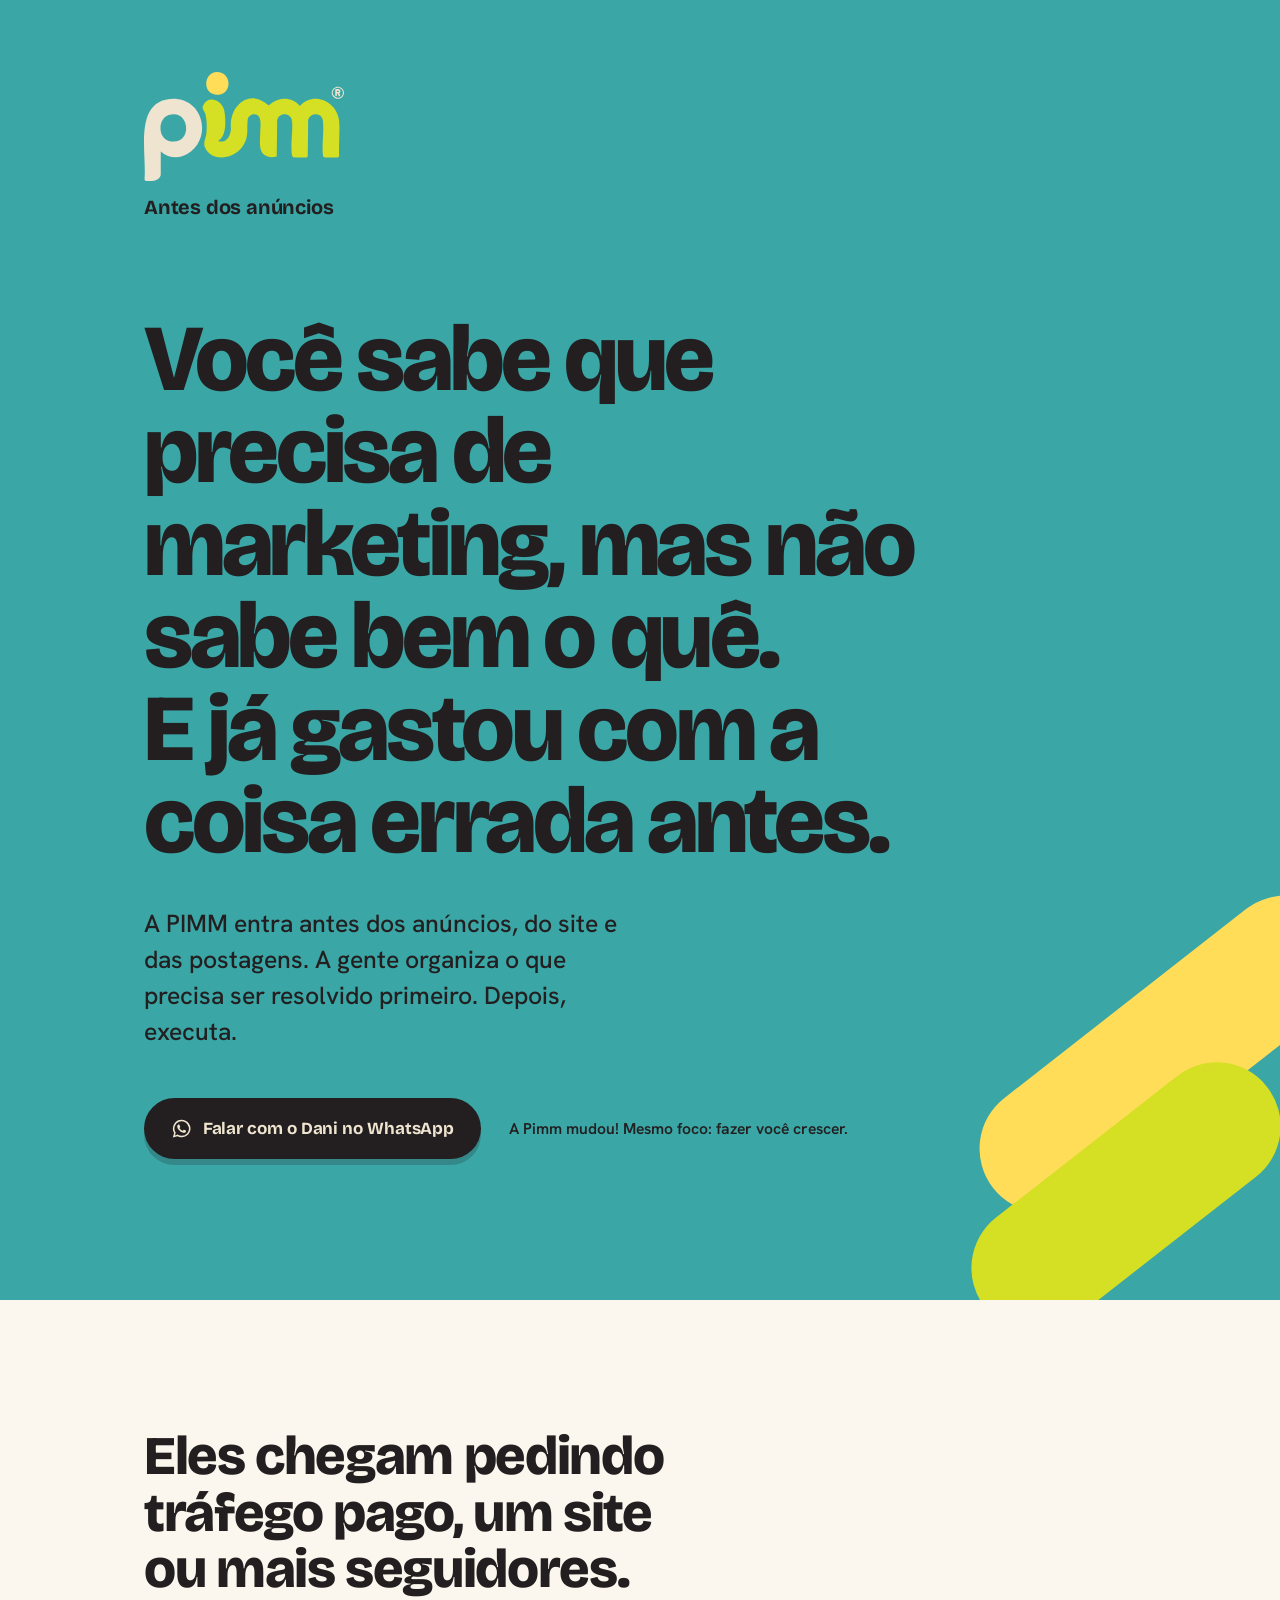
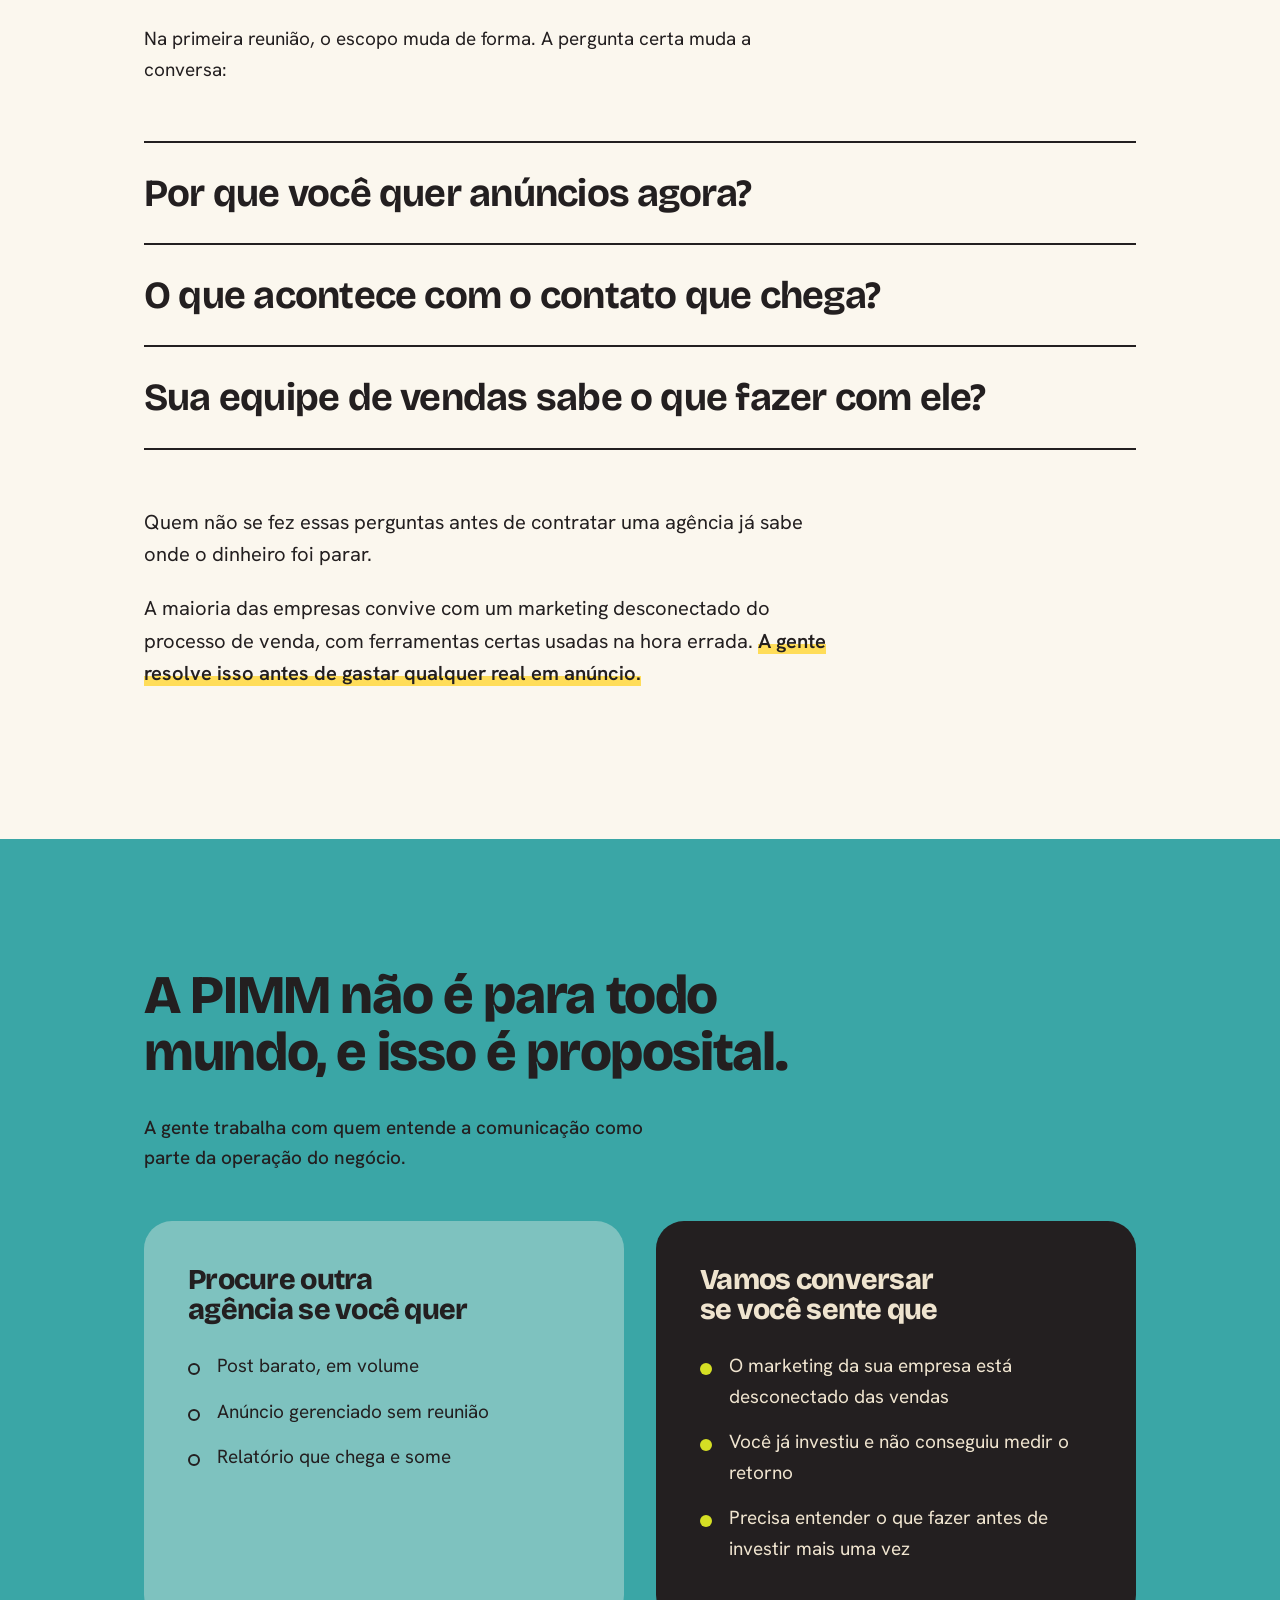
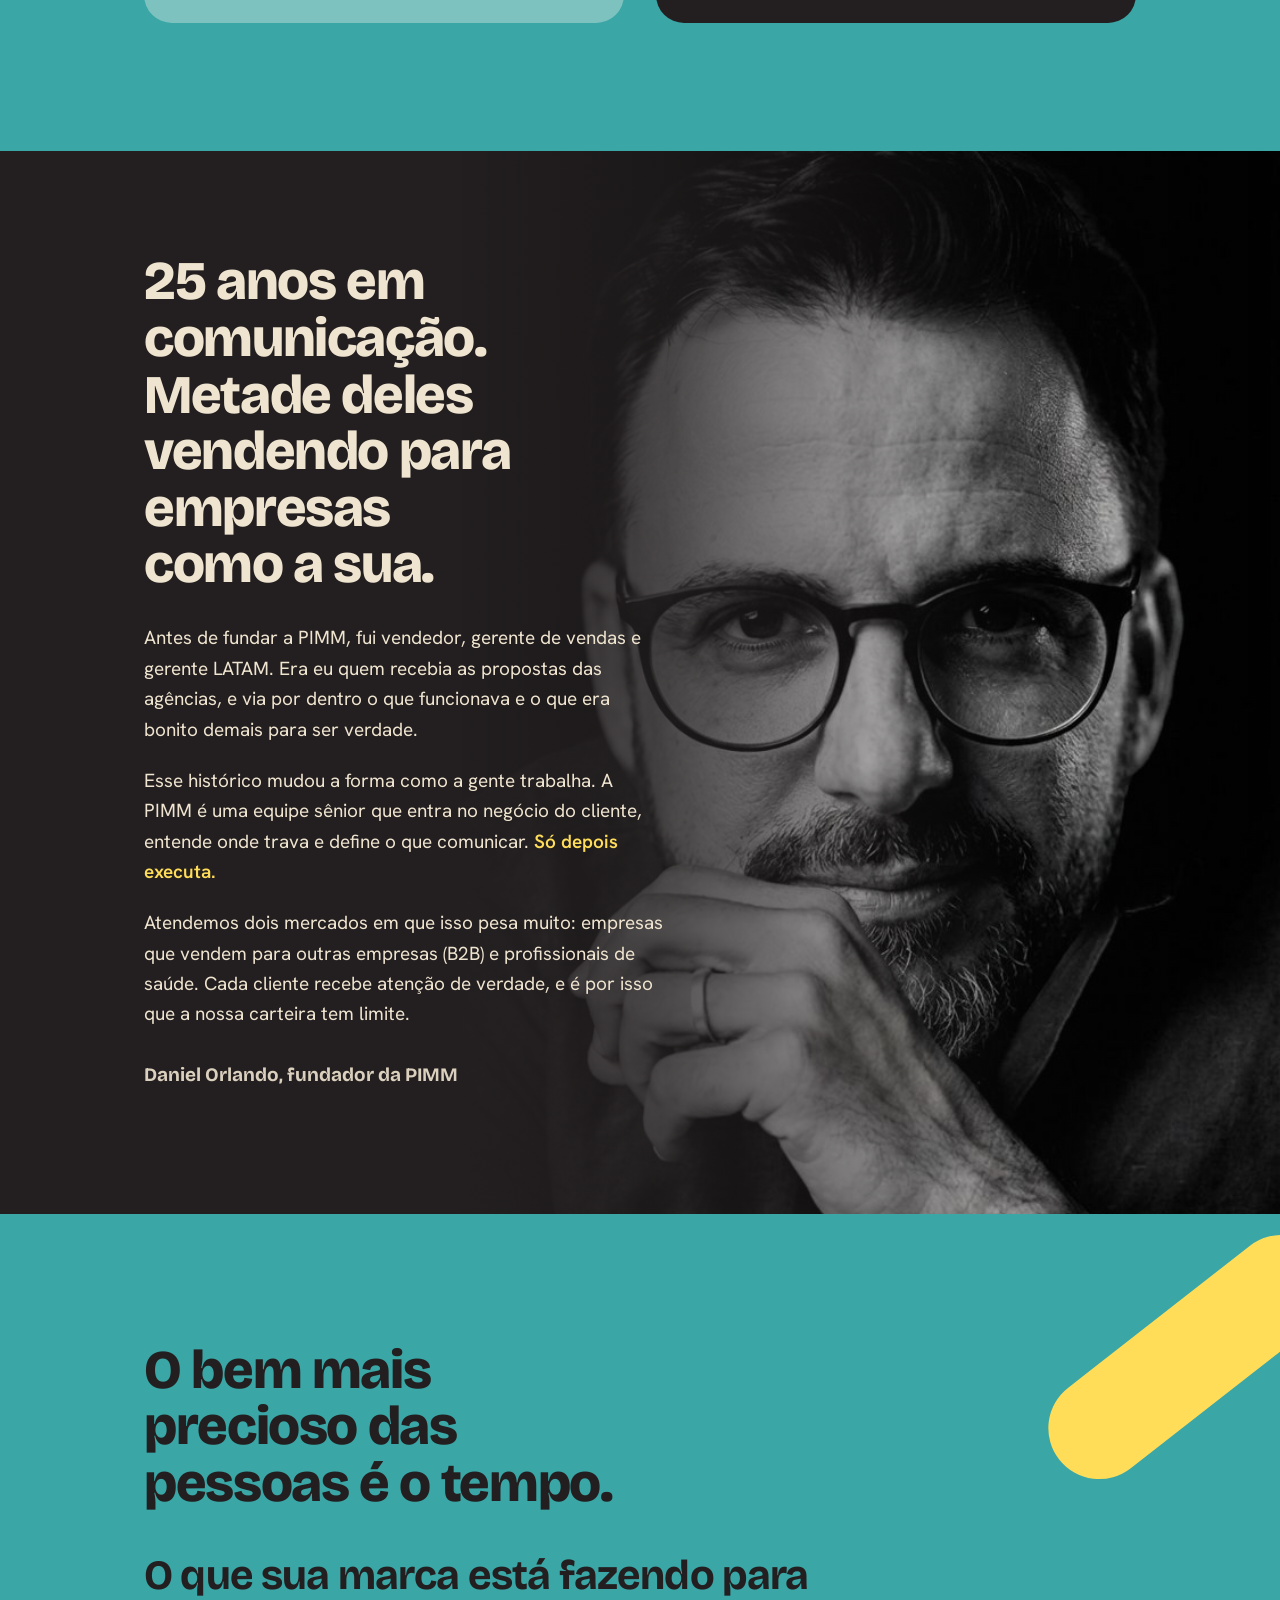
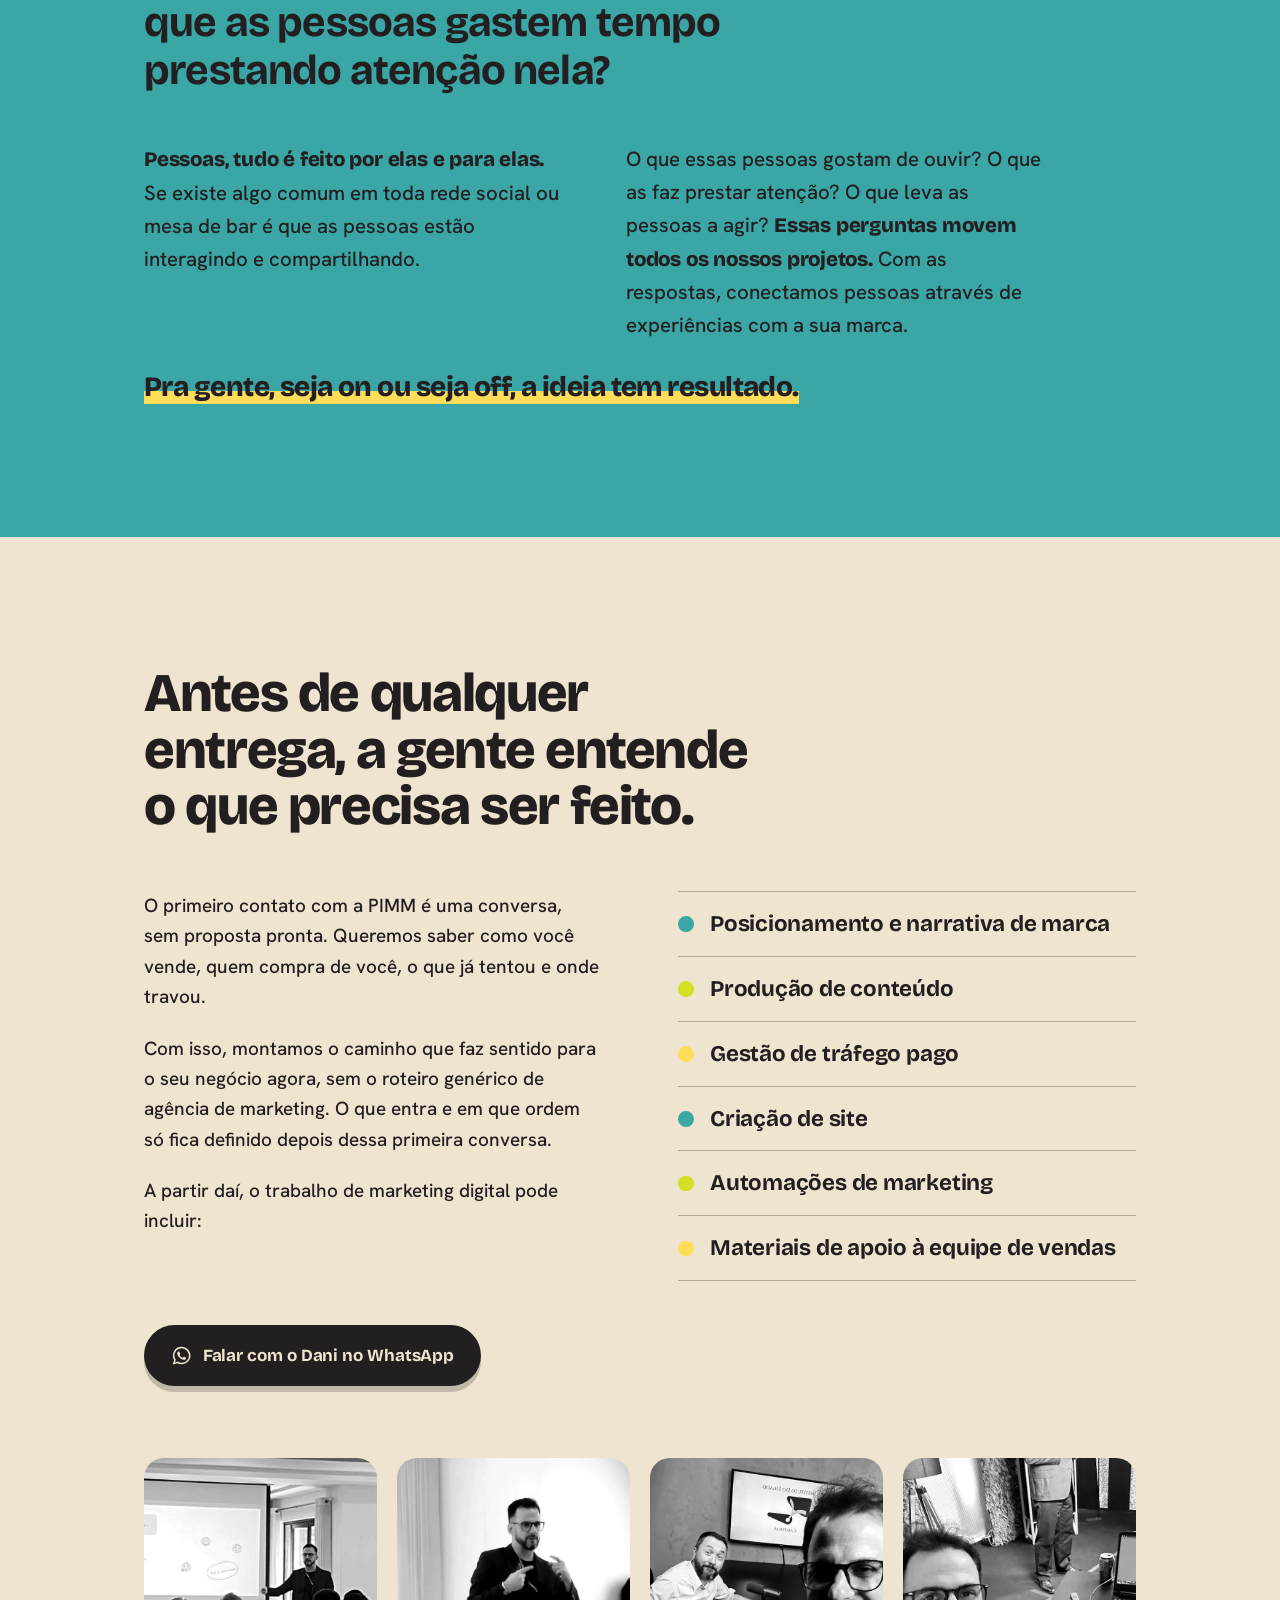
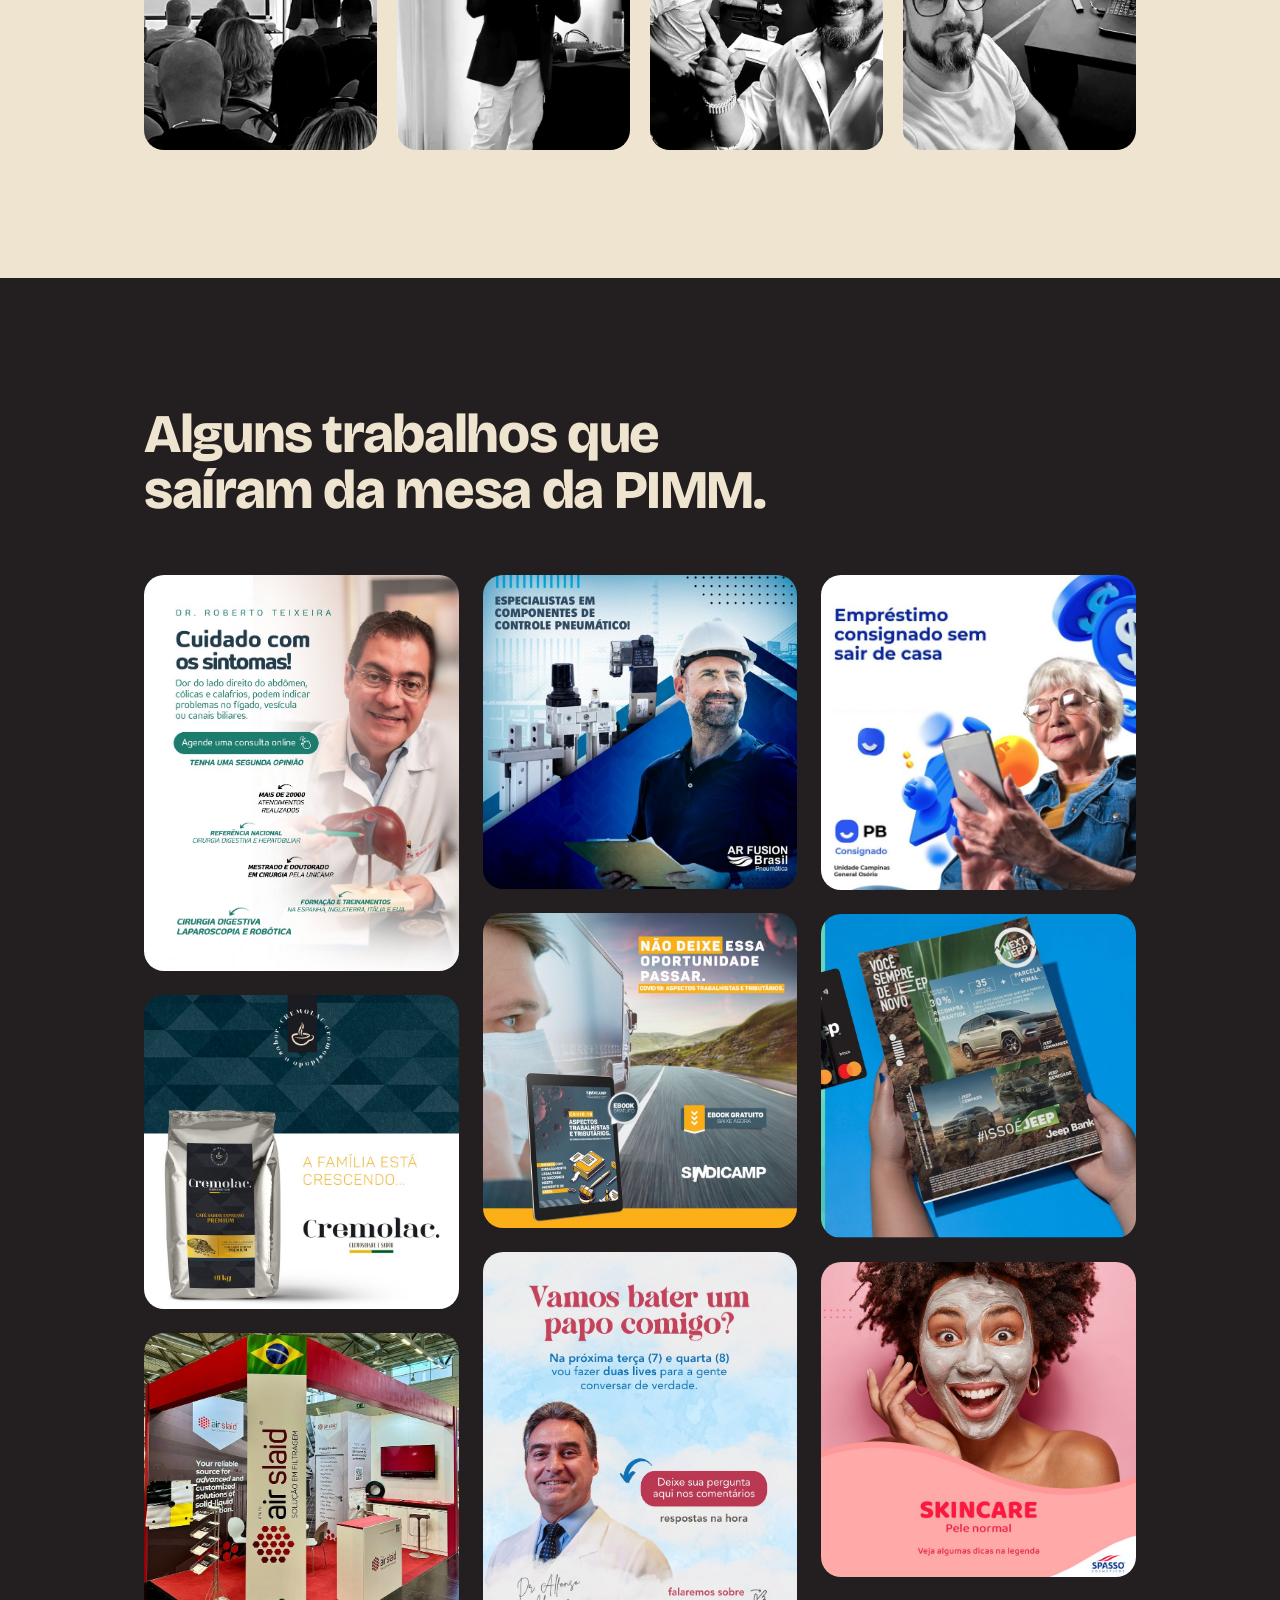
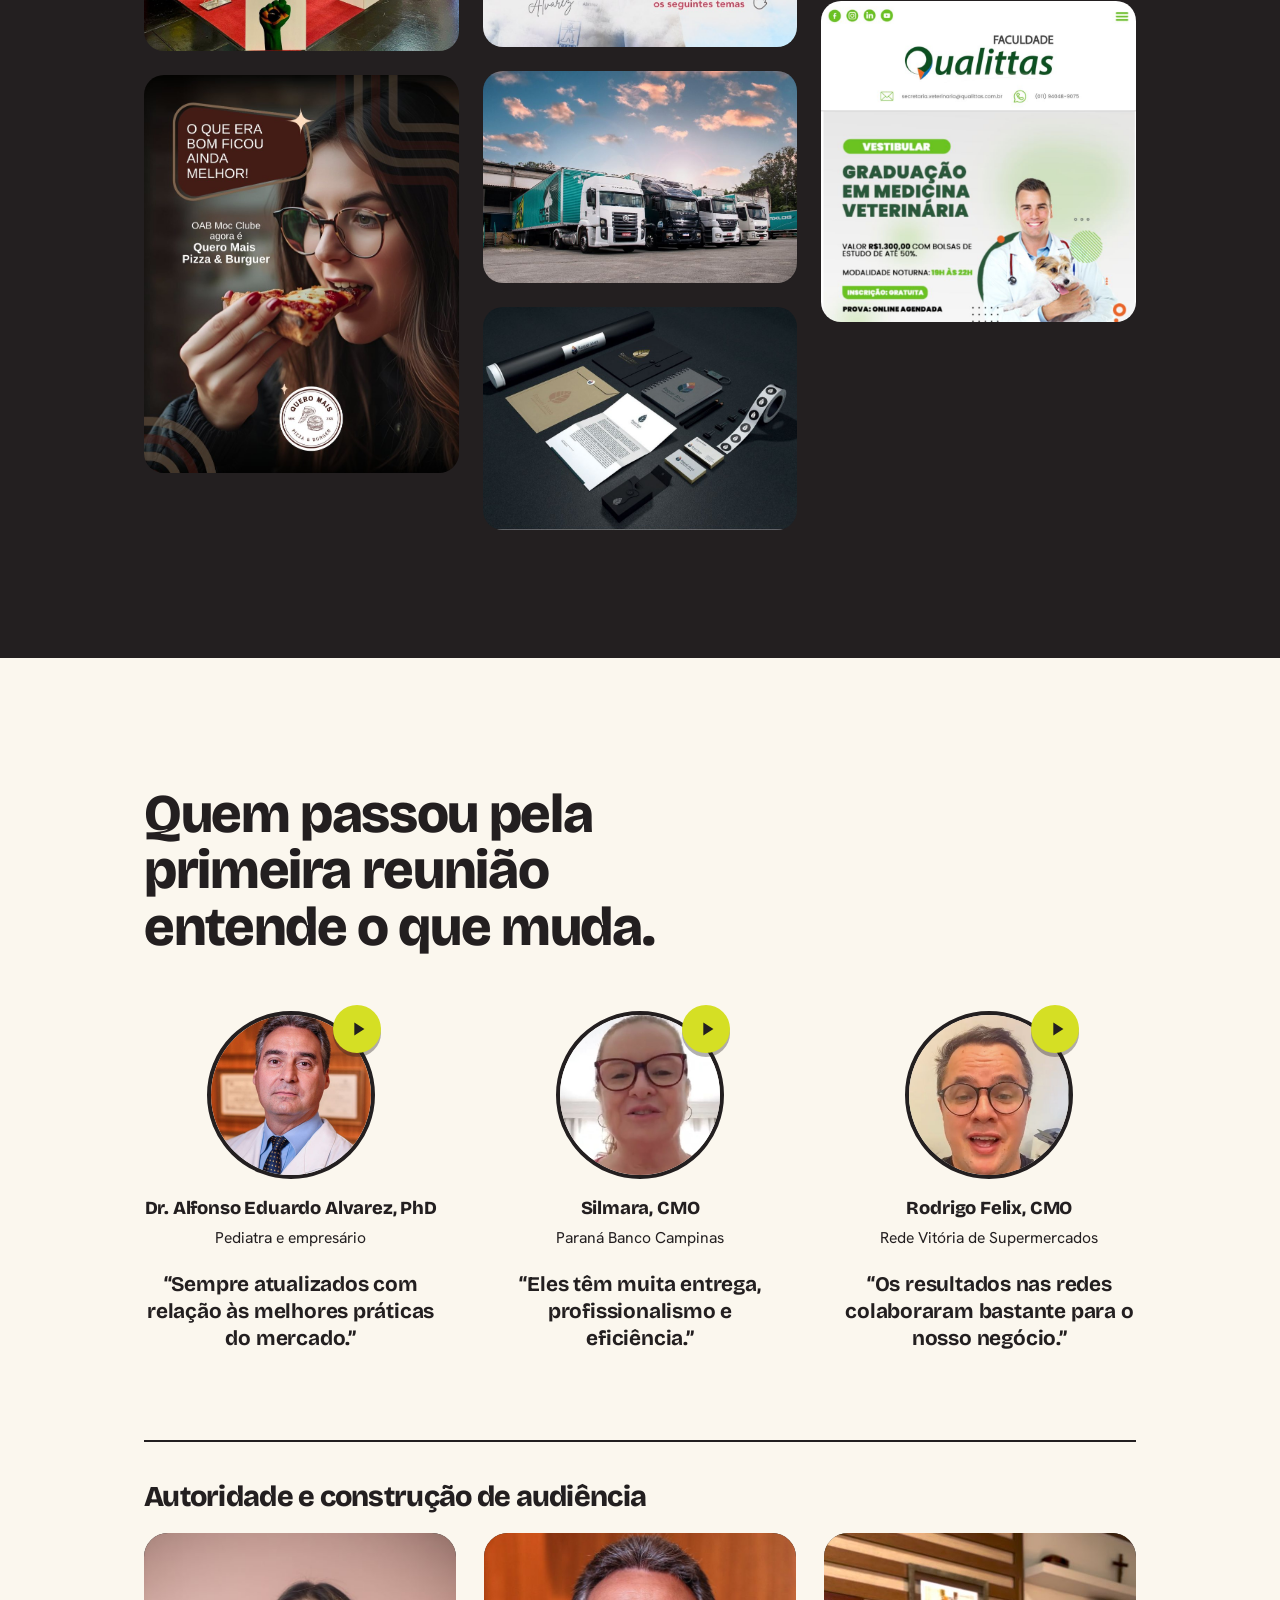
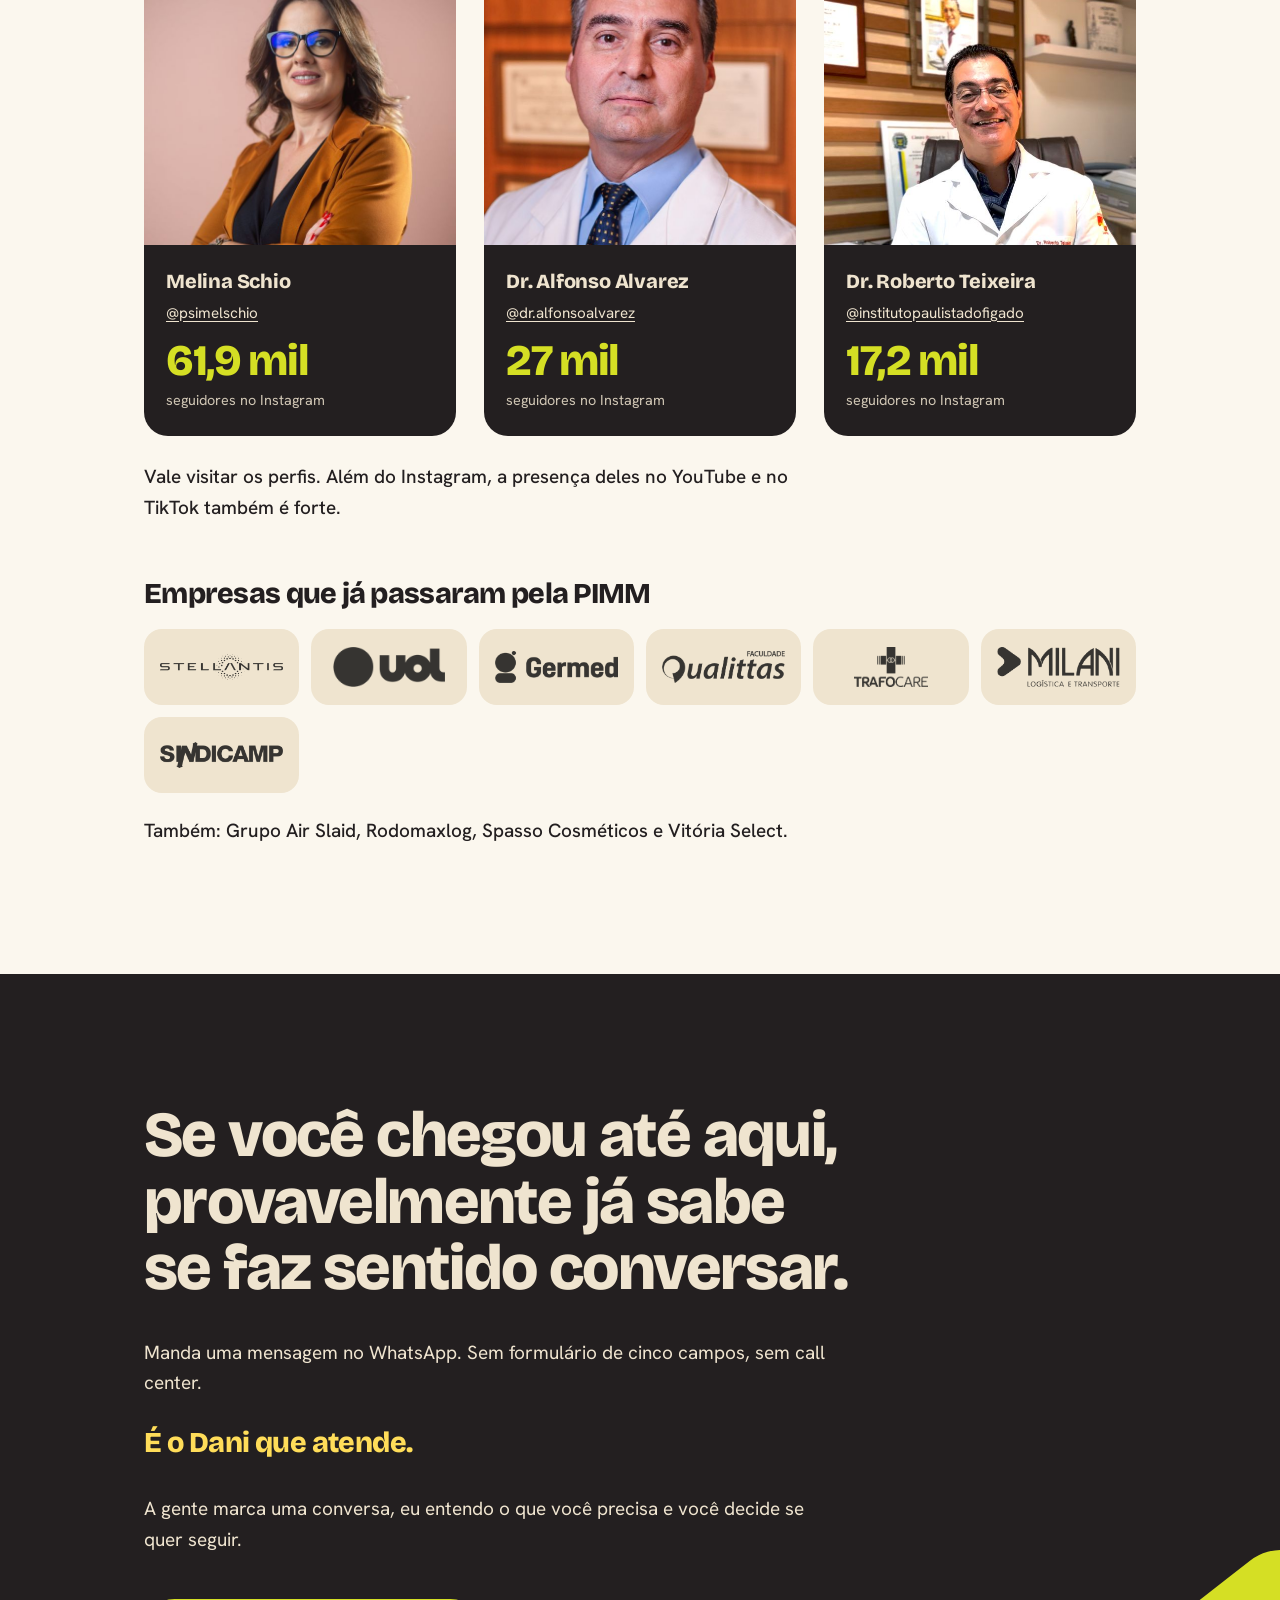
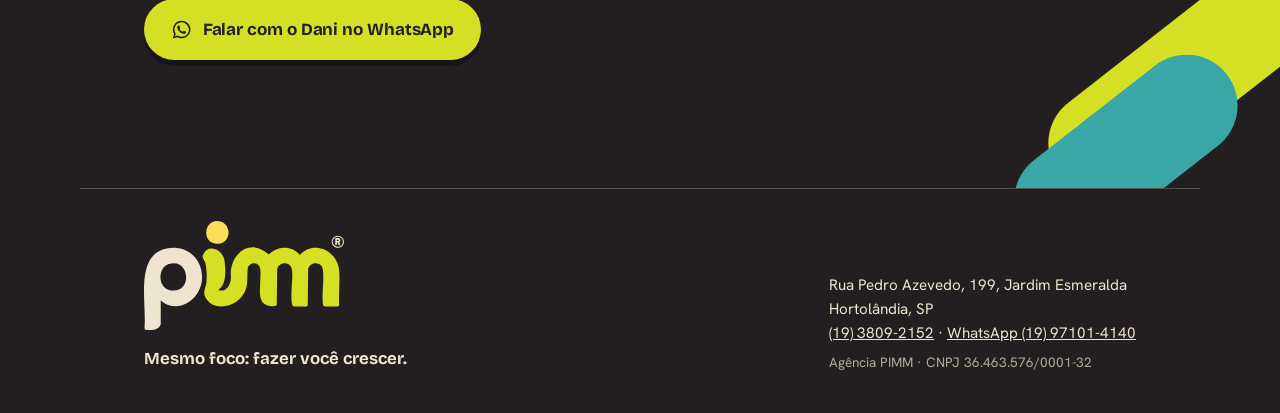
<file: index.html>
<!doctype html>
<html lang="pt-BR">
<head>
<meta charset="utf-8">
<meta name="viewport" content="width=device-width, initial-scale=1">
<title>PIMM | Agência de marketing digital em Hortolândia</title>
<meta name="description" content="A PIMM entra antes dos anúncios, do site e das postagens. Organizamos o que precisa ser resolvido primeiro e depois executamos: marketing digital, tráfego pago e criação de site para empresas B2B e profissionais de saúde.">
<meta name="theme-color" content="#3aa6a6">
<link rel="canonical" href="https://www.pimm.com.br/">
<meta property="og:type" content="website">
<meta property="og:locale" content="pt_BR">
<meta property="og:title" content="PIMM | Agência de marketing digital em Hortolândia">
<meta property="og:description" content="Entramos antes dos anúncios, do site e das postagens. Organizamos o que precisa ser resolvido primeiro. Depois, executamos.">
<meta property="og:url" content="https://www.pimm.com.br/">
<link rel="preconnect" href="https://fonts.googleapis.com">
<link rel="preconnect" href="https://fonts.gstatic.com" crossorigin>
<link href="https://fonts.googleapis.com/css2?family=Bricolage+Grotesque:opsz,wght@12..96,500;12..96,700;12..96,800&family=Hanken+Grotesk:wght@400;500;600&display=swap" rel="stylesheet">
<script type="application/ld+json">
{
  "@context": "https://schema.org",
  "@type": "ProfessionalService",
  "name": "PIMM",
  "alternateName": "Agência PIMM",
  "description": "Agência de marketing digital que organiza o que precisa ser resolvido antes dos anúncios, do site e das postagens, e depois executa.",
  "url": "https://www.pimm.com.br/",
  "telephone": "+55-19-3809-2152",
  "founder": { "@type": "Person", "name": "Daniel Orlando" },
  "address": {
    "@type": "PostalAddress",
    "streetAddress": "Rua Pedro Azevedo, 199, Jardim Esmeralda",
    "addressLocality": "Hortolândia",
    "addressRegion": "SP",
    "addressCountry": "BR"
  },
  "knowsAbout": ["marketing digital", "tráfego pago", "criação de site", "posicionamento de marca", "gestão de redes sociais"]
}
</script>
<script>function fb(i){var s=document.createElement("span");s.textContent=i.alt;i.replaceWith(s)}</script>
<style>
:root{
  --teal:#3aa6a6;
  --cream:#efe4cf;
  --lime:#d5df24;
  --yellow:#ffdd59;
  --ink:#231f20;
  --paper:#fbf7ee;
  --display:"Bricolage Grotesque","Trebuchet MS",system-ui,sans-serif;
  --body:"Hanken Grotesk",system-ui,-apple-system,"Segoe UI",sans-serif;
  --gutter:clamp(20px,5vw,64px);
  --max:1120px;
}
*,*::before,*::after{box-sizing:border-box}
html{scroll-behavior:smooth;-webkit-text-size-adjust:100%}
body{margin:0;font-family:var(--body);font-size:clamp(1.0625rem,1rem + .25vw,1.1875rem);line-height:1.6;color:var(--ink);background:var(--paper)}
img,svg{max-width:100%;display:block}
a{color:inherit}
:focus-visible{outline:3px solid var(--ink);outline-offset:3px;border-radius:4px}
.on-dark :focus-visible{outline-color:var(--lime)}
.wrap{max-width:var(--max);margin:0 auto;padding-inline:var(--gutter)}
section{padding-block:clamp(64px,10vw,128px)}
h1,h2,h3{font-family:var(--display);margin:0;line-height:1.04;letter-spacing:-.025em;font-weight:800;text-wrap:balance}
h2{font-size:clamp(1.9rem,1.2rem + 3.2vw,3.4rem);max-width:20ch}
p{margin:0 0 1.1em;max-width:62ch}
.logo{display:block;width:clamp(150px,22vw,200px);height:auto}

/* botões */
.btn{display:inline-flex;align-items:center;gap:.6em;font-family:var(--display);font-weight:700;font-size:1.0625rem;letter-spacing:-.005em;text-decoration:none;padding:1em 1.6em;border-radius:999px;border:0;cursor:pointer;transition:transform .15s ease,box-shadow .15s ease}
.btn:hover{transform:translateY(-2px)}
.btn svg{width:1.25em;height:1.25em;flex:none}
.btn-ink{background:var(--ink);color:var(--cream);box-shadow:0 6px 0 rgba(35,31,32,.22)}
.btn-lime{background:var(--lime);color:var(--ink);box-shadow:0 6px 0 rgba(0,0,0,.35)}

/* topo e hero */
.hero{background:var(--teal);color:var(--ink);padding-block:0 clamp(72px,11vw,150px)}
.topbar{display:flex;justify-content:space-between;align-items:flex-start;gap:16px;padding-block:clamp(40px,6vw,72px) 0}
.marca{display:flex;flex-direction:column;gap:10px}
.assinatura{white-space:nowrap;font-family:var(--display);font-weight:700;font-size:clamp(1.05rem,.95rem + .4vw,1.25rem);letter-spacing:-.01em}
.hero h1{font-size:clamp(2.35rem,1rem + 6.6vw,5.9rem);line-height:.98;letter-spacing:-.035em;max-width:15ch;margin-top:clamp(36px,7vw,96px)}
.hero .sub{font-size:clamp(1.15rem,1rem + .7vw,1.55rem);line-height:1.45;max-width:36ch;margin-top:clamp(24px,3vw,40px);font-weight:500}
.hero .cta-row{margin-top:clamp(28px,4vw,48px);display:flex;flex-wrap:wrap;align-items:center;gap:20px 28px}
.hero .mudou{font-weight:600;font-size:.98rem;margin:0}

/* problema */
.problema{background:var(--paper)}
.problema h2{max-width:18ch}
.perguntas{list-style:none;margin:clamp(32px,5vw,56px) 0;padding:0;border-top:2px solid var(--ink)}
.perguntas li{font-family:var(--display);font-weight:700;letter-spacing:-.02em;font-size:clamp(1.4rem,1rem + 2vw,2.4rem);line-height:1.15;padding-block:clamp(18px,2.4vw,28px);border-bottom:2px solid var(--ink)}
.problema .fecho{font-size:1.0625em}
.problema .fecho strong{font-weight:600;background:linear-gradient(transparent 62%,var(--yellow) 62%)}

/* quem é */
.quem{background:var(--ink);color:var(--cream);position:relative;overflow:hidden;display:flex;align-items:center;min-height:min(92vh,820px);padding-block:clamp(64px,8vw,112px)}
.quem .wrap{position:relative;z-index:2;width:100%}
.quem .texto{max-width:min(100%,520px)}
.quem h2{max-width:15ch}
.quem .bleed{position:absolute;top:0;right:0;height:100%;width:64%;object-fit:cover;object-position:50% 22%;z-index:0}
.quem::after{content:"";position:absolute;inset:0;z-index:1;background:linear-gradient(90deg,var(--ink) 0%,var(--ink) 34%,rgba(35,31,32,.78) 52%,rgba(35,31,32,.1) 80%,transparent 100%)}
.quem strong{color:var(--yellow);font-weight:600}
.quem .assina{font-family:var(--display);font-weight:700;margin-top:1.6em;opacity:.9}
@media (max-width:820px){
  .quem{display:block;padding-block:0 clamp(56px,10vw,80px)}
  .quem .bleed{position:relative;width:100%;height:clamp(380px,118vw,620px);object-position:50% 20%}
  .quem::after{inset:0 0 auto 0;height:clamp(380px,118vw,620px);background:linear-gradient(180deg,transparent 45%,var(--ink) 100%)}
  .quem .wrap{margin-top:-64px}
}

/* manifesto */
.manifesto{background:var(--teal)}
.manifesto h2{max-width:16ch}
.manifesto .pergunta{font-family:var(--display);font-weight:700;letter-spacing:-.02em;line-height:1.15;font-size:clamp(1.5rem,1.1rem + 2vw,2.6rem);max-width:26ch;margin:clamp(24px,3.5vw,40px) 0 0}
.manifesto .cols-man{display:grid;grid-template-columns:repeat(auto-fit,minmax(min(100%,320px),1fr));gap:0 clamp(28px,5vw,64px);margin-top:clamp(28px,4vw,48px);max-width:900px}
.manifesto .cols-man p{max-width:none}
.manifesto .fecho-man{font-family:var(--display);font-weight:800;font-size:clamp(1.25rem,1.05rem + 1vw,1.75rem);letter-spacing:-.02em;margin:clamp(8px,2vw,20px) 0 0;max-width:none;background:linear-gradient(transparent 62%,var(--yellow) 62%);display:inline}

/* como funciona */
.como{background:var(--cream)}
.como .cols{display:grid;grid-template-columns:repeat(auto-fit,minmax(min(100%,340px),1fr));gap:clamp(32px,6vw,80px);margin-top:clamp(32px,5vw,56px);align-items:start}
.servicos{list-style:none;margin:0;padding:0;display:grid;gap:0}
.servicos li{display:flex;gap:16px;align-items:baseline;padding-block:14px;border-bottom:1.5px solid rgba(35,31,32,.28);font-family:var(--display);font-weight:700;font-size:clamp(1.15rem,1rem + .7vw,1.4rem);letter-spacing:-.01em}
.servicos li:first-child{border-top:1.5px solid rgba(35,31,32,.28)}
.servicos li::before{content:"";flex:none;width:.7em;height:.7em;border-radius:50%;background:var(--teal);transform:translateY(.05em)}
.servicos li:nth-child(3n+2)::before{background:var(--lime)}
.servicos li:nth-child(3n)::before{background:var(--yellow)}
.como .cta-row{margin-top:clamp(28px,4vw,44px)}

/* para quem */
.paraquem{background:var(--teal)}
.paraquem .intro{max-width:48ch;margin-top:clamp(20px,3vw,32px)}
.duas{display:grid;grid-template-columns:repeat(auto-fit,minmax(min(100%,360px),1fr));gap:clamp(20px,3vw,32px);margin-top:clamp(28px,4vw,48px)}
.caixa{border-radius:28px;padding:clamp(24px,4vw,44px)}
.caixa h3{font-size:clamp(1.3rem,1.05rem + 1.1vw,1.8rem);margin-bottom:.9em}
.caixa ul{list-style:none;margin:0;padding:0}
.caixa li{padding-left:1.5em;position:relative;margin-bottom:.8em}
.caixa li::before{content:"";position:absolute;left:0;top:.62em;width:.65em;height:.65em;border-radius:50%}
.caixa.nao{background:rgba(251,247,238,.35)}
.caixa.nao li::before{background:transparent;border:2px solid var(--ink)}
.caixa.sim{background:var(--ink);color:var(--cream)}
.caixa.sim li::before{background:var(--lime)}

/* prova social */
.prova{background:var(--paper)}
.depoimentos{display:grid;grid-template-columns:repeat(auto-fit,minmax(min(100%,300px),1fr));gap:clamp(28px,4vw,48px);margin:clamp(32px,5vw,56px) 0 0;padding:0;list-style:none}
.depoimentos blockquote{margin:0;padding-left:20px;border-left:5px solid var(--teal)}
.depoimentos li:nth-child(2) blockquote{border-color:var(--lime)}
.depoimentos li:nth-child(3) blockquote{border-color:var(--yellow)}
.depoimentos p{font-family:var(--display);font-weight:700;font-size:clamp(1.25rem,1.05rem + 1vw,1.65rem);line-height:1.25;letter-spacing:-.015em;margin-bottom:.8em}
.depoimentos footer{font-size:.98rem;line-height:1.4}
.depoimentos footer b{display:block;font-weight:600}
.presenca{margin-top:clamp(48px,7vw,88px);padding-top:clamp(28px,4vw,40px);border-top:2px solid var(--ink)}
.presenca h3{font-size:clamp(1.3rem,1.05rem + 1.1vw,1.8rem);margin-bottom:.7em}
.clientes-x{max-width:70ch;font-family:var(--display);font-weight:700;font-size:clamp(1.15rem,1rem + .8vw,1.5rem);line-height:1.45;letter-spacing:-.01em}

.depo{list-style:none;margin:clamp(32px,5vw,56px) 0 0;padding:0;display:grid;grid-template-columns:repeat(auto-fit,minmax(min(100%,250px),1fr));gap:clamp(32px,5vw,56px)}
.depo li{min-width:0;text-align:center;display:flex;flex-direction:column;align-items:center}
.depo-btn{all:unset;cursor:pointer;display:flex;flex-direction:column;align-items:center;gap:6px;text-align:center}
.depo-btn:focus-visible{outline:3px solid var(--ink);outline-offset:6px;border-radius:24px}
.depo-btn .foto{position:relative;display:block;width:clamp(132px,16vw,168px);aspect-ratio:1;margin-bottom:12px}
.depo-btn .foto img{position:absolute;inset:0;width:100%;height:100%;border-radius:50%;object-fit:cover;object-position:50% 22%;border:4px solid var(--ink)}
.depo-btn .play{position:absolute;right:-6px;top:-6px;width:48px;height:48px;border-radius:50%;background:var(--lime);color:var(--ink);display:grid;place-items:center;box-shadow:0 4px 0 rgba(35,31,32,.35);transition:transform .15s ease}
.depo-btn:hover .play{transform:scale(1.1)}
.depo-btn .play svg{width:22px;height:22px;margin-left:3px}
.depo-btn b{font-family:var(--display);font-weight:800;font-size:1.15rem;letter-spacing:-.01em;line-height:1.2}
.depo-btn .cargo{font-size:.98rem}
.depo p{margin:1em 0 0;font-family:var(--display);font-weight:700;font-size:clamp(1.1rem,1rem + .5vw,1.3rem);line-height:1.3;letter-spacing:-.01em;max-width:28ch}
dialog#player{border:0;padding:0;background:transparent;max-width:none;max-height:none;width:min(92vw,420px);overflow:visible}
dialog#player::backdrop{background:rgba(35,31,32,.86)}
dialog#player .fechar{display:block;margin:0 0 12px auto;font-family:var(--display);font-weight:700;font-size:1rem;background:var(--lime);color:var(--ink);border:0;border-radius:999px;padding:.6em 1.2em;cursor:pointer}
dialog#player .quadro{position:relative;aspect-ratio:9/16;max-height:80vh;margin-inline:auto;border-radius:20px;overflow:hidden;background:#000}
dialog#player iframe{position:absolute;inset:0;width:100%;height:100%;border:0}
.autoridade{list-style:none;margin:0;padding:0;display:grid;grid-template-columns:repeat(auto-fit,minmax(min(100%,290px),1fr));gap:clamp(16px,2.4vw,28px)}
.autoridade li{min-width:0;border-radius:24px;overflow:hidden;background:var(--ink);color:var(--cream);display:flex;flex-direction:column}
.autoridade img{width:100%;aspect-ratio:1/1;object-fit:cover;object-position:50% 12%}
.autoridade .info{padding:20px 22px 24px;display:flex;flex-direction:column;gap:4px}
.autoridade b{font-family:var(--display);font-weight:800;font-size:1.25rem;letter-spacing:-.01em}
.autoridade a{font-size:.95rem;color:var(--cream);text-decoration:underline;text-underline-offset:3px;overflow-wrap:anywhere}
.autoridade .num{font-family:var(--display);font-weight:800;font-size:clamp(2rem,1.6rem + 1.4vw,2.8rem);letter-spacing:-.03em;color:var(--lime);line-height:1.05;margin-top:10px}
.autoridade .seg{font-size:.9rem;opacity:.85}
.nota-redes{margin:1.4em 0 clamp(36px,5vw,56px);font-weight:500}
.tambem{margin:1.2em 0 0;font-weight:500}
.logos{list-style:none;margin:0;padding:0;display:grid;grid-template-columns:repeat(auto-fit,minmax(150px,1fr));gap:12px}
.logos li{display:grid;place-items:center;min-height:76px;padding:12px 16px;border-radius:18px;background:var(--cream);font-family:var(--display);font-weight:700;font-size:1.02rem;text-align:center;line-height:1.2}
.logos img{max-height:40px;width:auto;max-width:100%;object-fit:contain;filter:grayscale(1) contrast(1.1);opacity:.85}

/* em campo */
.campo{list-style:none;margin:clamp(40px,6vw,72px) 0 0;padding:0;display:grid;grid-template-columns:repeat(4,1fr);gap:clamp(10px,2vw,20px)}
.campo li{border-radius:20px;overflow:hidden;background:var(--ink)}
.campo img{width:100%;height:auto;aspect-ratio:4/5;object-fit:cover;display:block}
@media (max-width:700px){.campo{grid-template-columns:repeat(2,1fr)}}

/* galeria */
.trabalhos{background:var(--ink);color:var(--cream)}
.trabalhos h2{max-width:22ch}
.masonry{list-style:none;margin:clamp(28px,5vw,56px) 0 0;padding:0;columns:3 260px;column-gap:clamp(12px,2vw,24px)}
.masonry li{break-inside:avoid;margin:0 0 clamp(12px,2vw,24px);border-radius:20px;overflow:hidden;background:#3a3536}
.masonry img{width:100%;height:auto;display:block;transition:transform .35s ease}
.masonry li:hover img{transform:scale(1.03)}

/* grafismo da marca: cápsulas */
.hero{position:relative;overflow:hidden}
.hero .wrap{position:relative;z-index:1}
.cap{position:absolute;border-radius:999px;pointer-events:none;z-index:0}
.hero .cap.a{width:clamp(220px,34vw,520px);height:clamp(70px,10vw,150px);background:var(--yellow);right:-8%;bottom:14%;transform:rotate(-38deg)}
.hero .cap.b{width:clamp(180px,28vw,440px);height:clamp(70px,10vw,150px);background:var(--lime);right:-2%;bottom:3%;transform:rotate(-38deg)}
.manifesto,.final{position:relative;overflow:hidden}
.manifesto .wrap,.final .wrap{position:relative;z-index:1}
.manifesto .cap.a{width:clamp(180px,26vw,380px);height:clamp(64px,8vw,120px);background:var(--yellow);right:-6%;top:10%;transform:rotate(-38deg)}
.final .cap.a{width:clamp(180px,26vw,380px);height:clamp(64px,8vw,120px);background:var(--lime);right:-6%;bottom:8%;transform:rotate(-38deg)}
.final .cap.b{width:clamp(140px,20vw,300px);height:clamp(64px,8vw,120px);background:var(--teal);right:2%;bottom:-2%;transform:rotate(-38deg)}
@media (max-width:820px){
  .hero .cap.a{bottom:2%;right:-30%}
  .hero .cap.b{bottom:-8%;right:-20%}
  .manifesto .cap.a{top:auto;bottom:2%;right:-25%}
  .final .cap.a{bottom:auto;top:-2%;right:-30%}
  .final .cap.b{display:none}
}
/* texto mais firme nas colunas */
.manifesto .cols-man p{font-weight:500;font-size:1.08em}
.manifesto .cols-man strong{font-family:var(--display);font-weight:800;letter-spacing:-.01em}
.como p,.paraquem .intro{font-weight:500}

/* cta final */
.final{background:var(--ink);color:var(--cream);text-align:left}
.final h2{max-width:20ch;font-size:clamp(2rem,1.2rem + 3.8vw,4rem)}
.final .corpo{margin-top:clamp(24px,3vw,36px)}
.final .atende{font-family:var(--display);font-weight:800;font-size:clamp(1.3rem,1.1rem + 1vw,1.8rem);color:var(--yellow);letter-spacing:-.02em;margin-bottom:1em}
.final .cta-row{margin-top:clamp(28px,4vw,44px)}

footer.rodape{background:var(--ink);color:var(--cream);padding-block:0 40px}
.rodape .wrap{border-top:1.5px solid rgba(239,228,207,.25);padding-top:32px;display:flex;flex-wrap:wrap;gap:24px 56px;justify-content:space-between;align-items:flex-end}
.rodape address{font-style:normal;font-size:.95rem;line-height:1.6}
.rodape .linha-marca{font-family:var(--display);font-weight:700;font-size:1.05rem;margin:0}
.rodape .cnpj{opacity:.7;font-size:.85rem;margin:6px 0 0}

@media (prefers-reduced-motion:reduce){
  html{scroll-behavior:auto}
  .btn{transition:none}
  .btn:hover{transform:none}
}
</style>
</head>
<body>

<svg width="0" height="0" style="position:absolute" aria-hidden="true" focusable="false">
  <defs>
    <symbol id="logo-claro" viewBox="-544.7 -592.8 362 197.5"><path fill="#efe4cf" d="M-488.1-544.2c-76.8-1.2-51.8,94.4-55.6,144.2-.3,3.5,1.4,4.6,4.7,4.6,6.7.4,16.8,0,21.5-5,1.3-1.7,2.8-4.2,3.1-6.1,0-3.2,0-31.7,0-42.2,0-.3.2-.1.6.2,10.8,9.2,24.9,12.5,38.1,8.3,53.7-18.9,45.8-99.5-12.2-104h-.1ZM-496.1-467c-7.2-1.1-12.4-5.3-15.5-10.9-6.9-12.4-2.9-31.6,11.4-36.9,38.3-13.1,44.7,52.9,4.3,47.7h-.2Z"/><path fill="#efe4cf" d="M-193.5-544.3h-.8l-1.8-.2c-4.2-.9-7.7-4.3-8.5-8.5l-.2-1.8c0-.3,0-.6,0-.8.6-10.5,13.9-14.5,20-5.9,5.1,7.2.1,16.9-8.5,17.3ZM-194.4-564.5c-6.8.4-10.9,8-7.3,13.9,3.5,5.9,12,6,15.7.2,3.9-6.3-.9-14.5-8.3-14.1Z"/><path fill="#efe4cf" d="M-195.6-553.9v3.9c0,.2-.2.6-.4.8-.8.9-2.3.5-2.5-.7v-10.7c0-.7.6-1.2,1.2-1.3,2.6.2,5.7-.8,7.4,1.8s.6,4.5-1.3,5.7l1.6,3.8c.5,1.7-1.8,2.7-2.7,1.1s-1-2.5-1.5-3.6-.2-.5-.4-.7h-1.5ZM-195.6-556.8h2.7c.1,0,.5-.3.6-.4.3-.4.3-1,0-1.4s-.5-.3-.6-.3h-2.6v2.2Z"/><path fill="#ffdd59" d="M-409.3-551.7c6.1-.5,11.5-3.9,14.3-8.4,6.6-10.2,3.1-26.4-8.8-31.1-32.7-11.1-40.2,41.6-5.7,39.5h.2Z"/><path fill="#d5df24" d="M-191.5-504.2c-3.3-35.2-46.7-54.3-71.1-27.1-9.2-11.1-23.6-15.4-37.8-11.9-6.7,1.7-12.7,5.3-17.6,10-.5.4-.9.7-1.4.7-34-31.6-72.1,1.2-67.9,42.2-.3,9.4-5.5,22.2-15.8,23.4-1.9.3-9.9,0-5.5-3,14.2-8.5,11.7-40.4,8.9-54.6-5.6-18.2-29.4-26.5-37.7-7.8-3.7,5.7,1.9,9.3,3.4,14.6,3.2,10,3.3,25.7,2.1,37.1-1,7.4-4.5,12.7-3.7,19.7,1.1,8.2,7.6,15.8,14.5,19.2,17.2,8.6,42.1.6,53.7-15,13.1-16.6,8.5-30.5,10.3-48.4.2-10.9,14.5-15.3,20.7-6.7,4.2,8,2.2,18.2,2.1,27,0,11.6-2.3,24,1.9,35,4.2,10.4,18.4,13.6,28.2,9.3,0-3.3.4-47.9.5-60.8,0-2.5-.2-4.3.7-6.5,4.7-12.9,25.5-10.5,25.9,3.5,3.5,9.5-6.1,68.1,4.2,66,5.3.4,11.7.4,16.9.4,2.8,0,6.4.3,7.9-2.5,0-4.2.5-50,.5-64.9,1-6.8,7.6-11.3,13.9-11,6.7,0,12.4,5.1,12.8,11.8,2.4,19.2-2.2,43,.1,62.7.4,3.6,4.2,3.6,7,3.7,6.6.2,14.5.4,19.1-.1,1.7-.2,3.3-1.4,3.2-3.3-1.1-20.4,1.7-42.6,0-62.6h0Z"/></symbol>
    <symbol id="logo-escuro" viewBox="-1173.3 322.2 362 197.6"><path fill="#231f20" d="M-1116.7,370.8c-76.8-1.2-51.8,94.4-55.6,144.2-.3,3.5,1.4,4.6,4.7,4.6,6.7.4,16.8,0,21.5-5,1.3-1.7,2.8-4.2,3.1-6.1,0-3.2,0-31.7,0-42.2,0-.3.2-.1.6.2,10.8,9.2,24.9,12.5,38.1,8.3,53.7-18.9,45.8-99.5-12.2-104h-.1ZM-1124.6,448c-7.2-1.1-12.4-5.3-15.5-10.9-6.9-12.4-2.9-31.6,11.4-36.9,38.3-13.1,44.7,52.9,4.3,47.7h-.2Z"/><path fill="#231f20" d="M-822,370.6h-.8l-1.8-.2c-4.2-.9-7.7-4.3-8.5-8.5l-.2-1.8c0-.3,0-.6,0-.8.6-10.5,13.9-14.5,20-5.9,5.1,7.2.1,16.9-8.5,17.3ZM-823,350.5c-6.8.4-10.9,8-7.3,13.9,3.5,5.9,12,6,15.7.2,3.9-6.3-.9-14.5-8.3-14.1Z"/><path fill="#231f20" d="M-824.2,361.1v3.9c0,.2-.2.6-.4.8-.8.9-2.3.5-2.5-.7v-10.7c0-.7.6-1.2,1.2-1.3,2.6.2,5.7-.8,7.4,1.8,1.3,1.9.6,4.5-1.3,5.7l1.6,3.8c.5,1.7-1.8,2.7-2.7,1.1-.6-1.1-1-2.5-1.5-3.6s-.2-.5-.4-.7h-1.5ZM-824.2,358.1h2.7c.1,0,.5-.3.6-.4.3-.4.3-1,0-1.4s-.5-.3-.6-.3h-2.6v2.2Z"/><path fill="#231f20" d="M-1037.8,363.2c6.1-.5,11.5-3.9,14.3-8.4,6.6-10.2,3.1-26.4-8.8-31.1-32.7-11.1-40.2,41.6-5.7,39.5h.2Z"/><path fill="#231f20" d="M-820,410.7c-3.3-35.2-46.7-54.3-71.1-27.1-9.2-11.1-23.6-15.4-37.8-11.9-6.7,1.7-12.7,5.3-17.6,10-.5.4-.9.7-1.4.7-34-31.6-72.1,1.2-67.9,42.2-.3,9.4-5.5,22.2-15.8,23.4-1.9.3-9.9,0-5.5-3,14.2-8.5,11.7-40.4,8.9-54.6-5.6-18.2-29.4-26.5-37.7-7.8-3.7,5.7,1.9,9.3,3.4,14.6,3.2,10,3.3,25.7,2.1,37.1-1,7.4-4.5,12.7-3.7,19.7,1.1,8.2,7.6,15.8,14.5,19.2,17.2,8.6,42.1.6,53.7-15,13.1-16.6,8.5-30.5,10.3-48.4.2-10.9,14.5-15.3,20.7-6.7,4.2,8,2.2,18.2,2.1,27,0,11.6-2.3,24,1.9,35,4.2,10.4,18.4,13.6,28.2,9.3,0-3.3.4-47.9.5-60.8,0-2.5-.2-4.3.7-6.5,4.7-12.9,25.5-10.5,25.9,3.5,3.5,9.5-6.1,68.1,4.2,66,5.3.4,11.7.4,16.9.4,2.8,0,6.4.3,7.9-2.5,0-4.2.5-50,.5-64.9,1-6.8,7.6-11.3,13.9-11,6.7,0,12.4,5.1,12.8,11.8,2.4,19.2-2.2,43,.1,62.7.4,3.6,4.2,3.6,7,3.7,6.6.2,14.5.4,19.1-.1,1.7-.2,3.3-1.4,3.2-3.3-1.1-20.4,1.7-42.6,0-62.6h0Z"/></symbol>
    <symbol id="ico-zap" viewBox="0 0 24 24"><path fill="currentColor" d="M12.04 2a9.9 9.9 0 0 0-8.5 14.95L2 22l5.2-1.5A9.9 9.9 0 1 0 12.04 2Zm0 18.1a8.2 8.2 0 0 1-4.2-1.15l-.3-.18-3.08.88.9-3-.2-.31a8.2 8.2 0 1 1 6.88 3.76Zm4.5-6.1c-.25-.12-1.46-.72-1.69-.8-.23-.08-.39-.12-.56.12-.16.25-.64.8-.78.97-.14.16-.29.18-.54.06a6.7 6.7 0 0 1-3.3-2.88c-.25-.43.25-.4.72-1.33.08-.16.04-.3-.02-.42-.06-.12-.56-1.34-.76-1.84-.2-.48-.4-.41-.56-.42h-.47c-.16 0-.43.06-.65.3-.23.25-.86.84-.86 2.05s.88 2.38 1 2.55c.12.16 1.73 2.64 4.2 3.7 1.56.67 2.17.73 2.95.62.48-.07 1.46-.6 1.67-1.17.2-.58.2-1.07.14-1.17-.06-.1-.23-.16-.47-.28Z"/></symbol>
  </defs>
</svg>

<header class="hero on-light">
  <span class="cap a" aria-hidden="true"></span><span class="cap b" aria-hidden="true"></span>
  <div class="wrap">
    <div class="topbar">
      <div class="marca">
        <a href="#topo" aria-label="PIMM, página inicial"><svg class="logo" role="img" aria-label="PIMM" viewBox="0 0 362 197.5"><use href="#logo-claro"/></svg></a>
        <span class="assinatura">Antes dos anúncios</span>
      </div>
    </div>
    <h1 id="topo">Você sabe que precisa de marketing, mas não sabe bem o quê. E já gastou com a coisa errada antes.</h1>
    <p class="sub">A PIMM entra antes dos anúncios, do site e das postagens. A gente organiza o que precisa ser resolvido primeiro. Depois, executa.</p>
    <div class="cta-row">
      <a class="btn btn-ink" href="https://wa.me/5519971014140?text=Oi%20Dani%2C%20vim%20pelo%20site%20da%20PIMM%20e%20quero%20conversar."><svg aria-hidden="true"><use href="#ico-zap"/></svg>Falar com o Dani no WhatsApp</a>
      <p class="mudou">A Pimm mudou! Mesmo foco: fazer você crescer.</p>
    </div>
  </div>
</header>

<main>
<section class="problema" aria-labelledby="t-problema">
  <div class="wrap">
    <h2 id="t-problema">Eles chegam pedindo tráfego pago, um site ou mais seguidores.</h2>
    <p style="margin-top:1.4em">Na primeira reunião, o escopo muda de forma. A pergunta certa muda a conversa:</p>
    <ul class="perguntas">
      <li>Por que você quer anúncios agora?</li>
      <li>O que acontece com o contato que chega?</li>
      <li>Sua equipe de vendas sabe o que fazer com ele?</li>
    </ul>
    <p class="fecho">Quem não se fez essas perguntas antes de contratar uma agência já sabe onde o dinheiro foi parar.</p>
    <p class="fecho">A maioria das empresas convive com um marketing desconectado do processo de venda, com ferramentas certas usadas na hora errada. <strong>A gente resolve isso antes de gastar qualquer real em anúncio.</strong></p>
  </div>
</section>

<section class="paraquem" aria-labelledby="t-para">
  <div class="wrap">
    <h2 id="t-para">A PIMM não é para todo mundo, e isso é proposital.</h2>
    <p class="intro">A gente trabalha com quem entende a comunicação como parte da operação do negócio.</p>
    <div class="duas">
      <div class="caixa nao">
        <h3>Procure outra agência se você quer</h3>
        <ul>
          <li>Post barato, em volume</li>
          <li>Anúncio gerenciado sem reunião</li>
          <li>Relatório que chega e some</li>
        </ul>
      </div>
      <div class="caixa sim">
        <h3>Vamos conversar se você sente que</h3>
        <ul>
          <li>O marketing da sua empresa está desconectado das vendas</li>
          <li>Você já investiu e não conseguiu medir o retorno</li>
          <li>Precisa entender o que fazer antes de investir mais uma vez</li>
        </ul>
      </div>
    </div>
  </div>
</section>

<section class="quem on-dark" aria-labelledby="t-quem">
  <img class="bleed" src="assets/dani/daniel-orlando.jpg" alt="Retrato de Daniel Orlando, fundador da PIMM, em preto e branco" width="768" height="1392" loading="lazy">
  <div class="wrap">
    <div class="texto">
      <h2 id="t-quem">25 anos em comunicação. Metade deles vendendo para empresas como a sua.</h2>
      <p style="margin-top:1.6em">Antes de fundar a PIMM, fui vendedor, gerente de vendas e gerente LATAM. Era eu quem recebia as propostas das agências, e via por dentro o que funcionava e o que era bonito demais para ser verdade.</p>
      <p>Esse histórico mudou a forma como a gente trabalha. A PIMM é uma equipe sênior que entra no negócio do cliente, entende onde trava e define o que comunicar. <strong>Só depois executa.</strong></p>
      <p>Atendemos dois mercados em que isso pesa muito: empresas que vendem para outras empresas (B2B) e profissionais de saúde. Cada cliente recebe atenção de verdade, e é por isso que a nossa carteira tem limite.</p>
      <p class="assina">Daniel Orlando, fundador da PIMM</p>
    </div>
  </div>
</section>

<section class="manifesto" aria-labelledby="t-man">
  <span class="cap a" aria-hidden="true"></span>
  <div class="wrap">
    <h2 id="t-man">O bem mais precioso das pessoas é o tempo.</h2>
    <p class="pergunta">O que sua marca está fazendo para que as pessoas gastem tempo prestando atenção nela?</p>
    <div class="cols-man">
      <p><strong>Pessoas, tudo é feito por elas e para elas.</strong> Se existe algo comum em toda rede social ou mesa de bar é que as pessoas estão interagindo e compartilhando.</p>
      <p>O que essas pessoas gostam de ouvir? O que as faz prestar atenção? O que leva as pessoas a agir? <strong>Essas perguntas movem todos os nossos projetos.</strong> Com as respostas, conectamos pessoas através de experiências com a sua marca.</p>
    </div>
    <p class="fecho-man">Pra gente, seja on ou seja off, a ideia tem resultado.</p>
  </div>
</section>

<section class="como" aria-labelledby="t-como">
  <div class="wrap">
    <h2 id="t-como">Antes de qualquer entrega, a gente entende o que precisa ser feito.</h2>
    <div class="cols">
      <div>
        <p>O primeiro contato com a PIMM é uma conversa, sem proposta pronta. Queremos saber como você vende, quem compra de você, o que já tentou e onde travou.</p>
        <p>Com isso, montamos o caminho que faz sentido para o seu negócio agora, sem o roteiro genérico de agência de marketing. O que entra e em que ordem só fica definido depois dessa primeira conversa.</p>
        <p>A partir daí, o trabalho de marketing digital pode incluir:</p>
      </div>
      <ul class="servicos">
        <li>Posicionamento e narrativa de marca</li>
        <li>Produção de conteúdo</li>
        <li>Gestão de tráfego pago</li>
        <li>Criação de site</li>
        <li>Automações de marketing</li>
        <li>Materiais de apoio à equipe de vendas</li>
      </ul>
    </div>
    <div class="cta-row">
      <a class="btn btn-ink" href="https://wa.me/5519971014140?text=Oi%20Dani%2C%20vim%20pelo%20site%20da%20PIMM%20e%20quero%20conversar."><svg aria-hidden="true"><use href="#ico-zap"/></svg>Falar com o Dani no WhatsApp</a>
    </div>
  
    <ul class="campo" aria-label="A PIMM em campo">
      <li><img loading="lazy" decoding="async" src="assets/campo/palestra.jpg" alt="Daniel Orlando apresentando uma palestra para uma plateia de empresários" width="640" height="800"></li>
      <li><img loading="lazy" decoding="async" src="assets/campo/palco.jpg" alt="Daniel Orlando falando em um evento, com microfone de lapela" width="640" height="800"></li>
      <li><img loading="lazy" decoding="async" src="assets/campo/podcast.jpg" alt="Daniel Orlando gravando um podcast em estúdio com um cliente" width="640" height="800"></li>
      <li><img loading="lazy" decoding="async" src="assets/campo/estudio.jpg" alt="Daniel Orlando acompanhando uma gravação em estúdio" width="640" height="800"></li>
    </ul>
  </div>
</section>

<section class="trabalhos" aria-labelledby="t-trab">
  <div class="wrap">
    <h2 id="t-trab">Alguns trabalhos que saíram da mesa da PIMM.</h2>
    <ul class="masonry">
      <li><img loading="lazy" decoding="async" src="assets/portfolio/dr-roberto-teixeira-post.jpg" alt="Post de consulta online criado pela PIMM para um cirurgião do aparelho digestivo" width="853" height="1073"></li>
      <li><img loading="lazy" decoding="async" src="assets/portfolio/cremolac.jpg" alt="Peça de lançamento de embalagem criada pela PIMM para uma marca de café" width="900" height="900"></li>
      <li><img loading="lazy" decoding="async" src="assets/portfolio/air-slaid-estande.jpg" alt="Estande de feira internacional desenvolvido pela PIMM" width="900" height="909"></li>
      <li><img loading="lazy" decoding="async" src="assets/portfolio/quero-mais.jpg" alt="Peça de mudança de marca de uma pizzaria, criada pela PIMM" width="849" height="1074"></li>
      <li><img loading="lazy" decoding="async" src="assets/portfolio/ar-fusion.jpg" alt="Peça institucional criada pela PIMM para uma indústria de componentes pneumáticos" width="900" height="900"></li>
      <li><img loading="lazy" decoding="async" src="assets/portfolio/sindicamp.jpg" alt="Anúncio de e-book criado pela PIMM para um sindicato" width="900" height="900"></li>
      <li><img loading="lazy" decoding="async" src="assets/portfolio/dr-alfonso-lives.jpg" alt="Peça de lives criada pela PIMM para um pediatra" width="853" height="1071"></li>
      <li><img loading="lazy" decoding="async" src="assets/portfolio/milani-frota.jpg" alt="Frota de caminhões de uma transportadora atendida pela PIMM" width="900" height="605"></li>
      <li><img loading="lazy" decoding="async" src="assets/portfolio/raquel-alves-identidade.jpg" alt="Identidade visual criada pela PIMM para uma arquiteta" width="900" height="638"></li>
      <li><img loading="lazy" decoding="async" src="assets/portfolio/pb-consignado.jpg" alt="Peça de rede social criada pela PIMM para uma financeira" width="682" height="683"></li>
      <li><img loading="lazy" decoding="async" src="assets/portfolio/jeep-folheto.jpg" alt="Folheto de campanha automotiva criado pela PIMM" width="900" height="927"></li>
      <li><img loading="lazy" decoding="async" src="assets/portfolio/spasso.jpg" alt="Peça de rede social criada pela PIMM para uma marca de cosméticos" width="900" height="900"></li>
      <li><img loading="lazy" decoding="async" src="assets/portfolio/qualittas.jpg" alt="Peça de divulgação de vestibular criada pela PIMM" width="900" height="918"></li>
    </ul>
  </div>
</section>

<section class="prova" aria-labelledby="t-prova">
  <div class="wrap">
    <h2 id="t-prova">Quem passou pela primeira reunião entende o que muda.</h2>
    <ul class="depo">
      <li>
        <button type="button" class="depo-btn" data-yt="5FHb4QUz21Q" data-nome="Dr. Alfonso Eduardo Alvarez" aria-label="Assistir ao depoimento do Dr. Alfonso Eduardo Alvarez">
          <span class="foto"><img src="assets/depoimentos/alfonso.jpg" alt="" ><span class="play"><svg viewBox="0 0 24 24" aria-hidden="true"><path fill="currentColor" d="M8 5v14l11-7z"/></svg></span></span>
          <b>Dr. Alfonso Eduardo Alvarez, PhD</b>
          <span class="cargo">Pediatra e empresário</span>
        </button>
        <p>“Sempre atualizados com relação às melhores práticas do mercado.”</p>
      </li>
      <li>
        <button type="button" class="depo-btn" data-yt="Vl_2YrSNNY4" data-nome="Silmara" aria-label="Assistir ao depoimento da Silmara">
          <span class="foto"><img src="assets/depoimentos/silmara.jpg" alt=""><span class="play"><svg viewBox="0 0 24 24" aria-hidden="true"><path fill="currentColor" d="M8 5v14l11-7z"/></svg></span></span>
          <b>Silmara, CMO</b>
          <span class="cargo">Paraná Banco Campinas</span>
        </button>
        <p>“Eles têm muita entrega, profissionalismo e eficiência.”</p>
      </li>
      <li>
        <button type="button" class="depo-btn" data-yt="qy4vMt1hIIY" data-nome="Rodrigo Felix" aria-label="Assistir ao depoimento do Rodrigo Felix">
          <span class="foto"><img src="assets/depoimentos/rodrigo.jpg" alt=""><span class="play"><svg viewBox="0 0 24 24" aria-hidden="true"><path fill="currentColor" d="M8 5v14l11-7z"/></svg></span></span>
          <b>Rodrigo Felix, CMO</b>
          <span class="cargo">Rede Vitória de Supermercados</span>
        </button>
        <p>“Os resultados nas redes colaboraram bastante para o nosso negócio.”</p>
      </li>
    </ul>

    <div class="presenca">
      <h3>Autoridade e construção de audiência</h3>
      <ul class="autoridade">
        <li>
          <img src="assets/autoridade/melina-schio.jpg" alt="Melina Schio">
          <div class="info"><b>Melina Schio</b><a href="https://www.instagram.com/psimelschio/" target="_blank" rel="noopener">@psimelschio</a><span class="num">61,9 mil</span><span class="seg">seguidores no Instagram</span></div>
        </li>
        <li>
          <img src="assets/autoridade/dr-alfonso-alvarez.jpg" alt="Dr. Alfonso Alvarez">
          <div class="info"><b>Dr. Alfonso Alvarez</b><a href="https://www.instagram.com/dr.alfonsoalvarez/" target="_blank" rel="noopener">@dr.alfonsoalvarez</a><span class="num">27 mil</span><span class="seg">seguidores no Instagram</span></div>
        </li>
        <li>
          <img src="assets/autoridade/dr-roberto-teixeira.jpg" alt="Dr. Roberto Teixeira">
          <div class="info"><b>Dr. Roberto Teixeira</b><a href="https://www.instagram.com/institutopaulistadofigado/" target="_blank" rel="noopener">@institutopaulistadofigado</a><span class="num">17,2 mil</span><span class="seg">seguidores no Instagram</span></div>
        </li>
      </ul>
      <p class="nota-redes">Vale visitar os perfis. Além do Instagram, a presença deles no YouTube e no TikTok também é forte.</p>

      <h3>Empresas que já passaram pela PIMM</h3>
      <ul class="logos">
        <li><img loading="lazy" decoding="async" src="assets/clientes/stellantis.png" alt="Stellantis"></li>
        <li><img loading="lazy" decoding="async" src="assets/clientes/uol.png" alt="UOL"></li>
        <li><img loading="lazy" decoding="async" src="assets/clientes/germed.png" alt="Germed"></li>
        <li><img loading="lazy" decoding="async" src="assets/clientes/qualittas.png" alt="Qualittas"></li>
        <li><img loading="lazy" decoding="async" src="assets/clientes/trafocare.png" alt="TrafoCare"></li>
        <li><img loading="lazy" decoding="async" src="assets/clientes/milani-log66.png" alt="Milani/Log66"></li>
        <li><img loading="lazy" decoding="async" src="assets/clientes/sindicamp.png" alt="Sindicamp" onerror="fb(this)"></li>
      </ul>
      <p class="tambem">Também: Grupo Air Slaid, Rodomaxlog, Spasso Cosméticos e Vitória Select.</p>
    </div>
  </div>
</section>

<dialog id="player" aria-label="Depoimento em vídeo">
  <button type="button" class="fechar" aria-label="Fechar vídeo">Fechar</button>
  <div class="quadro"></div>
</dialog>

<section class="final on-dark" aria-labelledby="t-final">
  <span class="cap a" aria-hidden="true"></span><span class="cap b" aria-hidden="true"></span>
  <div class="wrap">
    <h2 id="t-final">Se você chegou até aqui, provavelmente já sabe se faz sentido conversar.</h2>
    <div class="corpo">
      <p>Manda uma mensagem no WhatsApp. Sem formulário de cinco campos, sem call center.</p>
      <p class="atende">É o Dani que atende.</p>
      <p>A gente marca uma conversa, eu entendo o que você precisa e você decide se quer seguir.</p>
    </div>
    <div class="cta-row">
      <a class="btn btn-lime" href="https://wa.me/5519971014140?text=Oi%20Dani%2C%20vim%20pelo%20site%20da%20PIMM%20e%20quero%20conversar."><svg aria-hidden="true"><use href="#ico-zap"/></svg>Falar com o Dani no WhatsApp</a>
    </div>
  </div>
</section>

</main>

<footer class="rodape on-dark">
  <div class="wrap">
    <div>
      <svg class="logo" role="img" aria-label="PIMM" viewBox="0 0 362 197.5" style="margin-bottom:16px"><use href="#logo-claro"/></svg>
      <p class="linha-marca">Mesmo foco: fazer você crescer.</p>
    </div>
    <address>
      Rua Pedro Azevedo, 199, Jardim Esmeralda<br>
      Hortolândia, SP<br>
      <a href="tel:+551938092152">(19) 3809-2152</a> · <a href="https://wa.me/5519971014140?text=Oi%20Dani%2C%20vim%20pelo%20site%20da%20PIMM%20e%20quero%20conversar.">WhatsApp (19) 97101-4140</a>
      <p class="cnpj">Agência PIMM · CNPJ 36.463.576/0001-32</p>
    </address>
  </div>
</footer>

<script>
/* Pablo: o código do vídeo do YouTube de cada depoimento fica no atributo data-yt do botão (trecho depois de /shorts/ ou de v=). */
(function(){
  var dlg=document.getElementById('player');if(!dlg)return;
  var q=dlg.querySelector('.quadro');
  function fechar(){q.innerHTML='';if(dlg.open)dlg.close()}
  document.querySelectorAll('.depo-btn').forEach(function(b){
    b.addEventListener('click',function(){
      var f=document.createElement('iframe');
      f.src='https://www.youtube-nocookie.com/embed/'+b.dataset.yt+'?autoplay=1&rel=0&playsinline=1';
      f.allow='autoplay; encrypted-media; picture-in-picture';f.allowFullscreen=true;
      f.title='Depoimento de '+b.dataset.nome;
      q.innerHTML='';q.appendChild(f);
      if(dlg.showModal)dlg.showModal();else dlg.setAttribute('open','');
    });
  });
  dlg.querySelector('.fechar').addEventListener('click',fechar);
  dlg.addEventListener('click',function(e){if(e.target===dlg)fechar()});
  dlg.addEventListener('close',function(){q.innerHTML=''});
})();
</script>
<script>
/* Origem do contato: o texto do WhatsApp muda conforme o link de entrada.
   pimm.com.br/?o=instagram  (link da bio)   |   pimm.com.br/?o=google  (Google Meu Negócio)
   Sem parâmetro, o script tenta pelo referrer (Instagram) e, se não achar, usa "site da PIMM". */
(function(){
  var p='',ref='';
  try{p=(new URLSearchParams(location.search).get('o')||'').toLowerCase();ref=document.referrer||''}catch(e){}
  var onde='pelo site da PIMM';
  if(p==='instagram'||(!p&&/instagram\.com/i.test(ref)))onde='pelo Instagram';
  else if(p==='google'||p==='gmn')onde='pelo Google';
  else if(p==='linkedin'||(!p&&/linkedin\.com/i.test(ref)))onde='pelo LinkedIn';
  var url='https://wa.me/5519971014140?text='+encodeURIComponent('Oi Dani, vim '+onde+' e quero conversar.');
  document.querySelectorAll('a[href^="https://wa.me/"]').forEach(function(a){a.href=url});
})();
</script>
</body>
</html>
</file>
